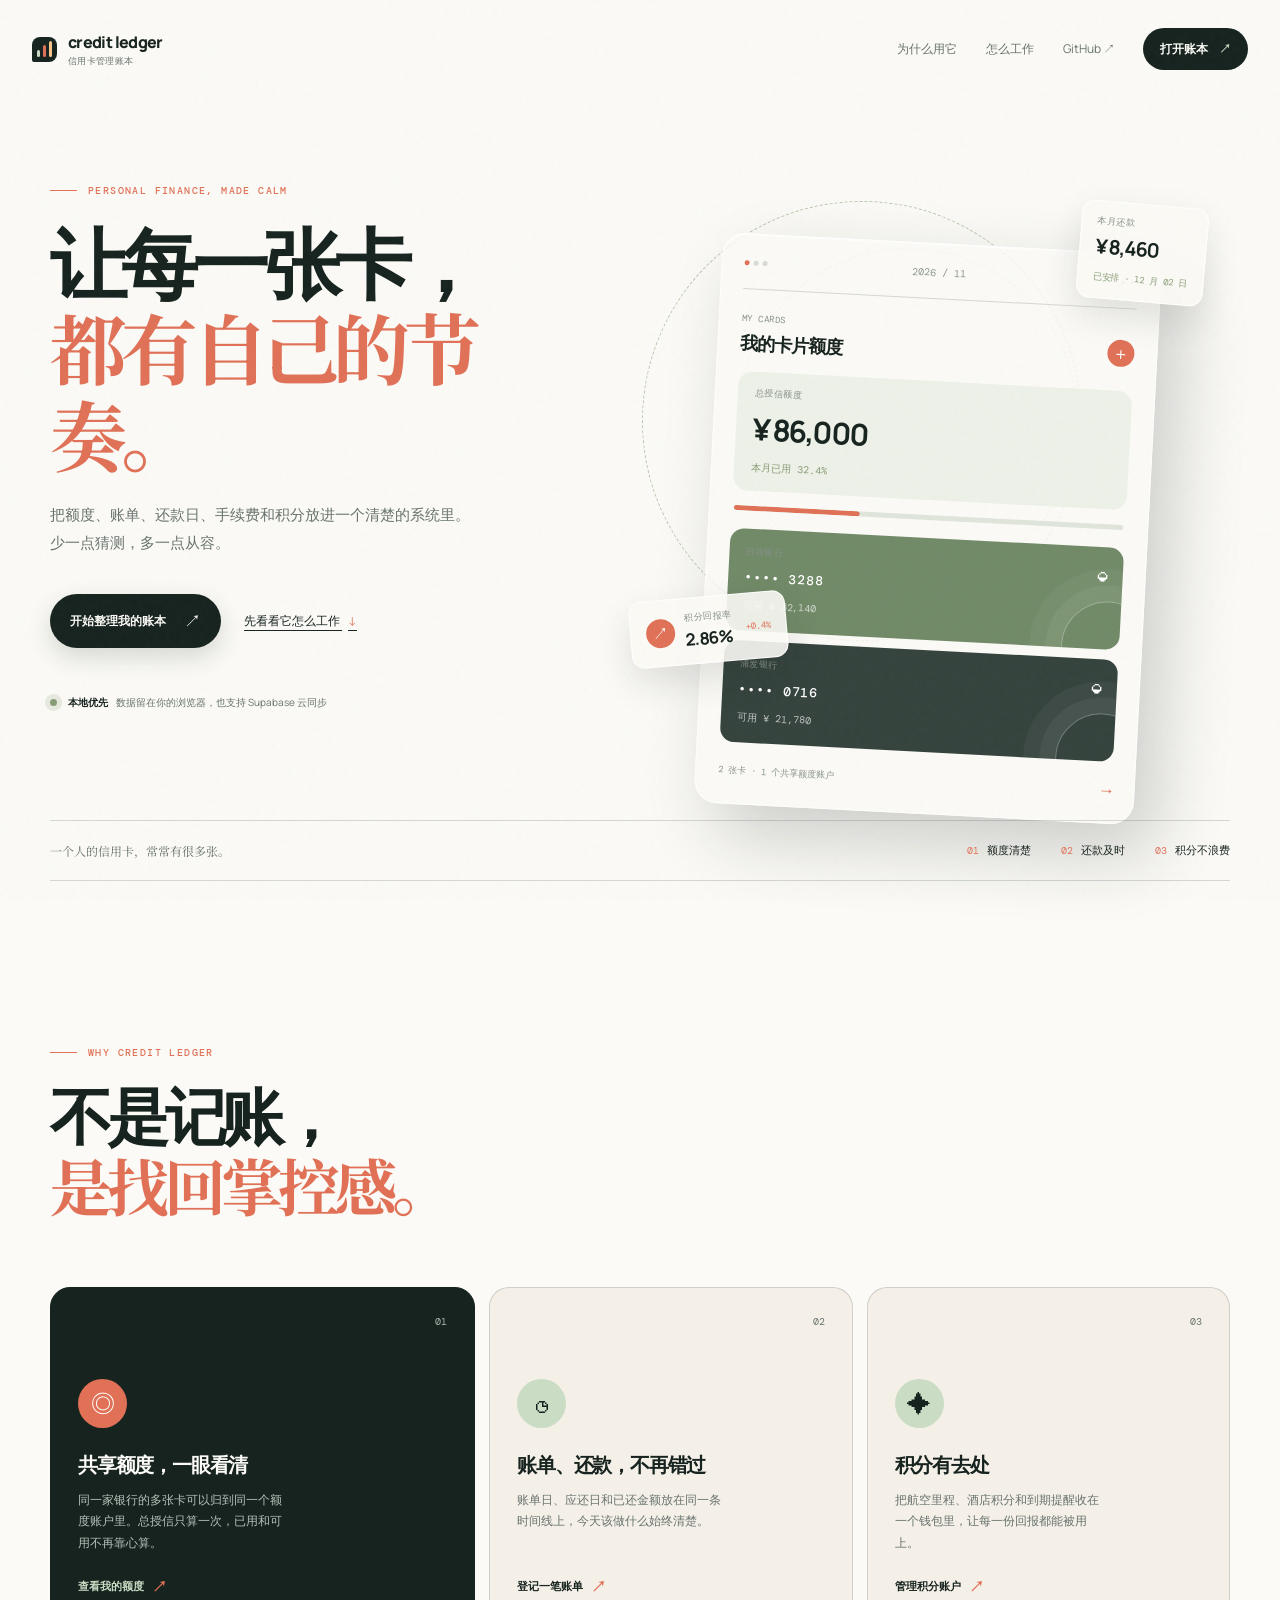
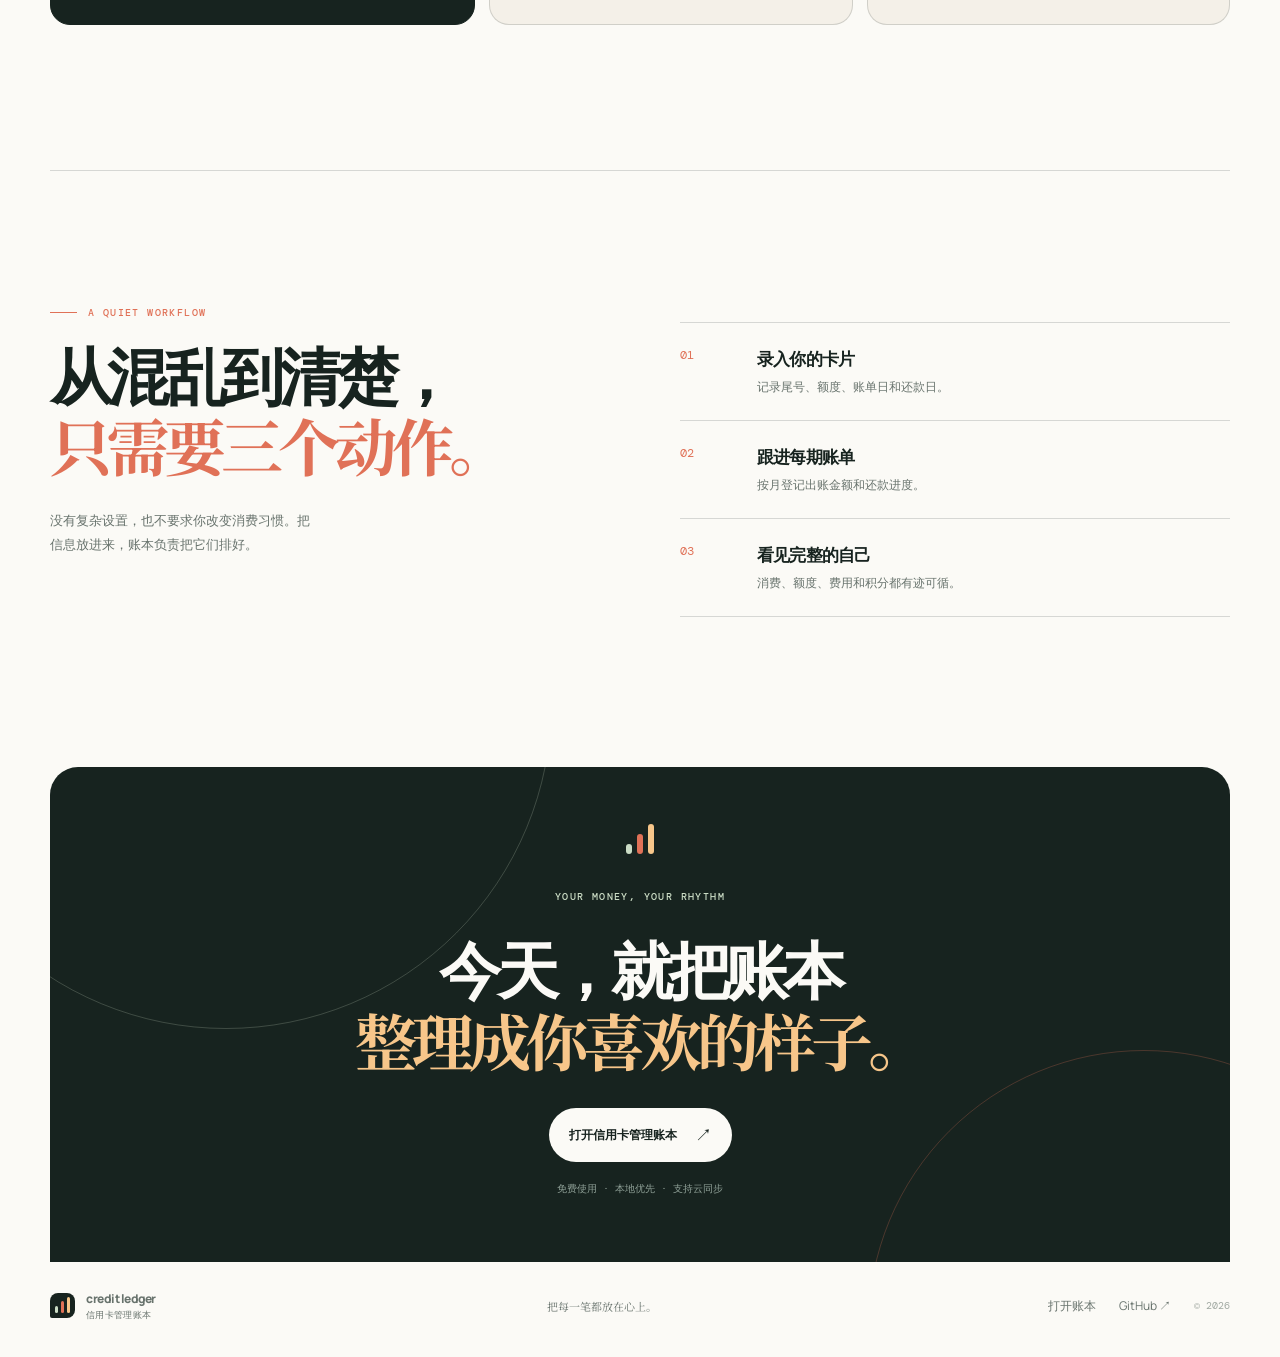
<file: landing.html>
<!doctype html>
<html lang="zh-CN">
  <head>
    <meta charset="UTF-8" />
    <meta name="viewport" content="width=device-width, initial-scale=1.0" />
    <meta name="theme-color" content="#17231f" />
    <meta name="description" content="信用卡管理账本：把额度、账单、还款、手续费与积分放进一个清楚的节奏里。" />
    <title>信用卡管理账本 · 把每一笔都放在心上</title>
    <link rel="stylesheet" href="./landing.css?v=1" />
  </head>
  <body>
    <a class="skip-link" href="#main">跳到主要内容</a>
    <div class="noise" aria-hidden="true"></div>
    <header class="site-header">
      <a class="wordmark" href="./index.html" aria-label="信用卡管理账本首页"><span class="wordmark-mark" aria-hidden="true"><i></i><i></i><i></i></span><span>credit ledger<small>信用卡管理账本</small></span></a>
      <nav class="site-nav" aria-label="页面导航"><a href="#why">为什么用它</a><a href="#workflow">怎么工作</a><a href="https://github.com/ajinggo/credit-card-ledger" target="_blank" rel="noreferrer">GitHub ↗</a></nav>
      <a class="header-cta" href="./index.html">打开账本 <span aria-hidden="true">↗</span></a>
    </header>
    <main id="main">
      <section class="hero section-wrap">
        <div class="hero-copy reveal"><p class="eyebrow"><span class="eyebrow-line"></span> PERSONAL FINANCE, MADE CALM</p><h1>让每一张卡，<em>都有自己的节奏。</em></h1><p class="hero-lede">把额度、账单、还款日、手续费和积分放进一个清楚的系统里。少一点猜测，多一点从容。</p><div class="hero-actions"><a class="button button-primary" href="./index.html">开始整理我的账本 <span>↗</span></a><a class="text-link" href="#workflow">先看看它怎么工作 <span>↓</span></a></div><div class="hero-proof"><span class="proof-dot"></span><strong>本地优先</strong><span>数据留在你的浏览器，也支持 Supabase 云同步</span></div></div>
        <div class="hero-visual reveal reveal-delay" aria-label="账本界面示意图"><div class="visual-orbit orbit-one"></div><div class="visual-orbit orbit-two"></div><div class="visual-note note-top"><small>本月还款</small><strong>¥ 8,460</strong><span>已安排 · 12 月 02 日</span></div><div class="ledger-window"><div class="window-topbar"><span class="window-dots"><i></i><i></i><i></i></span><span>2026 / 11</span><span class="window-menu">•••</span></div><div class="window-heading"><div><small>MY CARDS</small><strong>我的卡片额度</strong></div><span class="window-plus">＋</span></div><div class="total-limit"><span>总授信额度</span><strong>¥ 86,000</strong><em>本月已用 32.4%</em></div><div class="meter"><span></span></div><div class="mini-card card-olive"><span>招商银行</span><strong>••••  3288</strong><small>可用 ¥ 32,140</small><b>◒</b></div><div class="mini-card card-ink"><span>浦发银行</span><strong>••••  0716</strong><small>可用 ¥ 21,780</small><b>◒</b></div><div class="window-footer"><span>2 张卡 · 1 个共享额度账户</span><span class="window-arrow">→</span></div></div><div class="visual-note note-bottom"><span class="tiny-spark">↗</span><div><small>积分回报率</small><strong>2.86%</strong></div><span class="up-label">+0.4%</span></div></div>
      </section>
      <section class="signal-strip section-wrap reveal" aria-label="产品摘要"><p>一个人的信用卡，常常有很多张。</p><div class="signal-items"><span><b>01</b>额度清楚</span><span><b>02</b>还款及时</span><span><b>03</b>积分不浪费</span></div></section>
      <section id="why" class="story section-wrap"><div class="section-intro reveal"><p class="eyebrow"><span class="eyebrow-line"></span> WHY CREDIT LEDGER</p><h2>不是记账，<br /><em>是找回掌控感。</em></h2></div><div class="story-grid"><article class="story-card story-card-feature reveal"><span class="card-index">01</span><div class="story-icon icon-ring">◎</div><h3>共享额度，一眼看清</h3><p>同一家银行的多张卡可以归到同一个额度账户里。总授信只算一次，已用和可用不再靠心算。</p><a href="./index.html#view-cards">查看我的额度 <span>↗</span></a></article><article class="story-card reveal reveal-delay"><span class="card-index">02</span><div class="story-icon icon-clock">◷</div><h3>账单、还款，不再错过</h3><p>账单日、应还日和已还金额放在同一条时间线上，今天该做什么始终清楚。</p><a href="./index.html#view-cards">登记一笔账单 <span>↗</span></a></article><article class="story-card reveal reveal-delay-2"><span class="card-index">03</span><div class="story-icon icon-spark">✦</div><h3>积分有去处</h3><p>把航空里程、酒店积分和到期提醒收在一个钱包里，让每一份回报都能被用上。</p><a href="./index.html#view-points">管理积分账户 <span>↗</span></a></article></div></section>
      <section id="workflow" class="workflow section-wrap"><div class="workflow-heading reveal"><p class="eyebrow"><span class="eyebrow-line"></span> A QUIET WORKFLOW</p><h2>从混乱到清楚，<br /><em>只需要三个动作。</em></h2><p>没有复杂设置，也不要求你改变消费习惯。把信息放进来，账本负责把它们排好。</p></div><div class="steps reveal reveal-delay"><div class="step"><span>01</span><div><strong>录入你的卡片</strong><p>记录尾号、额度、账单日和还款日。</p></div></div><div class="step"><span>02</span><div><strong>跟进每期账单</strong><p>按月登记出账金额和还款进度。</p></div></div><div class="step"><span>03</span><div><strong>看见完整的自己</strong><p>消费、额度、费用和积分都有迹可循。</p></div></div></div></section>
      <section class="closing section-wrap reveal"><div class="closing-mark" aria-hidden="true"><i></i><i></i><i></i></div><p class="eyebrow">YOUR MONEY, YOUR RHYTHM</p><h2>今天，就把账本<br /><em>整理成你喜欢的样子。</em></h2><a class="button button-light" href="./index.html">打开信用卡管理账本 <span>↗</span></a><p class="closing-note">免费使用 · 本地优先 · 支持云同步</p></section>
    </main>
    <footer class="site-footer section-wrap"><a class="wordmark footer-wordmark" href="./index.html"><span class="wordmark-mark" aria-hidden="true"><i></i><i></i><i></i></span><span>credit ledger<small>信用卡管理账本</small></span></a><p>把每一笔都放在心上。</p><div><a href="./index.html">打开账本</a><a href="https://github.com/ajinggo/credit-card-ledger" target="_blank" rel="noreferrer">GitHub ↗</a><span>© <span id="year"></span></span></div></footer>
    <script>document.querySelector('#year').textContent = new Date().getFullYear(); const observer = new IntersectionObserver((entries) => entries.forEach((entry) => { if (entry.isIntersecting) entry.target.classList.add('is-visible'); }), { threshold: 0.12 }); document.querySelectorAll('.reveal').forEach((element) => observer.observe(element));</script>
  </body>
</html>
</file>
<file: landing.css>
@import url('https://fonts.googleapis.com/css2?family=DM+Mono:wght@400;500&family=Manrope:wght@400;500;600;700;800&family=Noto+Serif+SC:wght@500;600;700&display=swap');
:root{--ink:#17231f;--cream:#f4f0e8;--paper:#fbfaf6;--line:rgba(23,35,31,.16);--muted:#68736d;--coral:#e07157;--mint:#cbdcc5;--olive:#879c76;--serif:'Noto Serif SC',Georgia,serif;--sans:'Manrope','PingFang SC',sans-serif;--mono:'DM Mono',monospace}
*{box-sizing:border-box}html{scroll-behavior:smooth}body{margin:0;color:var(--ink);background:var(--paper);font-family:var(--sans);-webkit-font-smoothing:antialiased;overflow-x:hidden}::selection{background:var(--coral);color:#fff}.noise{position:fixed;inset:0;pointer-events:none;opacity:.035;z-index:50;background-image:url("data:image/svg+xml,%3Csvg viewBox='0 0 180 180' xmlns='http://www.w3.org/2000/svg'%3E%3Cfilter id='n'%3E%3CfeTurbulence type='fractalNoise' baseFrequency='.9' numOctaves='3' stitchTiles='stitch'/%3E%3C/filter%3E%3Crect width='100%25' height='100%25' filter='url(%23n)' opacity='.75'/%3E%3C/svg%3E")}.skip-link{position:absolute;top:-4rem;left:1rem;z-index:100;padding:.75rem 1rem;color:#fff;background:var(--coral);border-radius:999px}.skip-link:focus{top:1rem}.section-wrap{width:min(1180px,calc(100% - 64px));margin:0 auto}
.site-header{width:min(1280px,calc(100% - 64px));margin:0 auto;padding:28px 0;display:flex;align-items:center;justify-content:space-between;gap:28px}.wordmark{display:inline-flex;gap:11px;align-items:center;color:var(--ink);text-decoration:none;font-weight:800;letter-spacing:-.04em;font-size:16px}.wordmark small{display:block;margin-top:2px;font:400 9px var(--mono);color:var(--muted);letter-spacing:.04em}.wordmark-mark{width:25px;height:25px;display:flex;align-items:end;gap:3px;padding:5px;background:var(--ink);border-radius:8px 8px 8px 2px}.wordmark-mark i{display:block;width:4px;border-radius:3px;background:var(--mint)}.wordmark-mark i:nth-child(1){height:7px}.wordmark-mark i:nth-child(2){height:12px;background:var(--coral)}.wordmark-mark i:nth-child(3){height:16px;background:#f7c68a}.site-nav{display:flex;gap:29px;margin-left:auto}.site-nav a,.site-footer a{color:var(--muted);text-decoration:none;font-size:12px;transition:color .2s}.site-nav a:hover,.site-footer a:hover{color:var(--coral)}.header-cta{padding:12px 17px;color:var(--paper);background:var(--ink);border-radius:999px;text-decoration:none;font-size:12px;font-weight:700;transition:transform .2s,background .2s}.header-cta span{margin-left:9px;color:var(--mint)}.header-cta:hover{transform:translateY(-2px);background:var(--coral)}
.hero{min-height:680px;display:grid;grid-template-columns:.9fr 1.1fr;align-items:center;gap:clamp(30px,7vw,100px);padding:76px 0 110px}.eyebrow{display:flex;align-items:center;gap:11px;color:var(--coral);font:500 10px var(--mono);letter-spacing:.14em}.eyebrow-line{width:27px;height:1px;background:var(--coral)}.hero h1{max-width:530px;margin:25px 0 22px;font-size:clamp(46px,6vw,79px);line-height:1.08;letter-spacing:-.075em;font-weight:700}.hero h1 em,h2 em{color:var(--coral);font-family:var(--serif);font-style:normal;letter-spacing:-.08em}.hero-lede{max-width:420px;margin:0;color:var(--muted);font-size:15px;line-height:1.9}.hero-actions{display:flex;align-items:center;gap:23px;margin-top:36px}.button{display:inline-flex;align-items:center;gap:18px;padding:15px 20px;border-radius:999px;text-decoration:none;font-size:12px;font-weight:700;transition:transform .2s,box-shadow .2s,background .2s}.button span{font-size:17px;font-weight:400}.button-primary{color:var(--paper);background:var(--ink);box-shadow:0 9px 24px rgba(23,35,31,.16)}.button-primary:hover{transform:translateY(-3px);box-shadow:0 13px 28px rgba(23,35,31,.24);background:var(--coral)}.text-link{color:var(--ink);font-size:12px;text-underline-offset:5px}.text-link span{margin-left:6px;color:var(--coral)}.hero-proof{display:flex;align-items:center;gap:8px;margin-top:47px;color:var(--muted);font-size:10px}.hero-proof strong{color:var(--ink);font-weight:700}.proof-dot{width:7px;height:7px;border-radius:99px;background:var(--olive);box-shadow:0 0 0 5px rgba(135,156,118,.18);margin-right:3px}
.hero-visual{position:relative;min-height:505px}.ledger-window{position:absolute;z-index:2;top:54px;left:13%;width:min(440px,84%);padding:22px;background:rgba(251,250,246,.86);border:1px solid rgba(255,255,255,.8);border-radius:23px;box-shadow:22px 30px 70px rgba(23,35,31,.2),inset 0 1px rgba(255,255,255,.9);transform:rotate(3deg)}.window-topbar,.window-heading,.window-footer{display:flex;align-items:center;justify-content:space-between}.window-topbar{color:#8c958d;font:10px var(--mono);padding-bottom:19px;border-bottom:1px solid var(--line)}.window-dots{display:flex;gap:4px}.window-dots i{width:5px;height:5px;border-radius:99px;background:#d8dbd2}.window-dots i:first-child{background:var(--coral)}.window-menu{letter-spacing:3px}.window-heading{padding:23px 0 16px}.window-heading small,.total-limit span,.mini-card span,.visual-note small{display:block;color:#87908a;font:9px var(--mono);letter-spacing:.06em}.window-heading strong{display:block;margin-top:6px;font-size:18px;letter-spacing:-.06em}.window-plus{width:27px;height:27px;display:grid;place-items:center;border-radius:50%;color:#fff;background:var(--coral);font-size:17px}.total-limit{padding:15px 17px;border-radius:14px;background:#edf1e8}.total-limit strong{display:block;margin:8px 0 5px;font-size:30px;letter-spacing:-.06em}.total-limit em{color:var(--olive);font:10px var(--mono);font-style:normal}.meter{height:5px;margin:15px 2px 18px;border-radius:99px;background:#e0e5dc;overflow:hidden}.meter span{display:block;width:32.4%;height:100%;border-radius:inherit;background:var(--coral)}.mini-card{position:relative;padding:17px 16px;margin-top:10px;border-radius:14px;color:#fff;overflow:hidden}.mini-card::after{content:'';position:absolute;width:90px;height:90px;right:-34px;bottom:-44px;border:1px solid rgba(255,255,255,.3);border-radius:50%;box-shadow:0 0 0 16px rgba(255,255,255,.05),0 0 0 32px rgba(255,255,255,.04)}.mini-card strong{display:block;margin:10px 0 6px;font:500 13px var(--mono);letter-spacing:.07em}.mini-card small{color:rgba(255,255,255,.7);font:10px var(--mono)}.mini-card b{position:absolute;top:14px;right:15px;font-size:22px;font-weight:400}.card-olive{background:#718a67}.card-ink{background:#35433d}.window-footer{margin-top:17px;color:#8a938c;font:9px var(--mono)}.window-arrow{color:var(--coral);font-size:17px}.visual-orbit{position:absolute;border:1px dashed rgba(135,156,118,.55);border-radius:50%}.orbit-one{width:440px;height:440px;top:12px;left:2%;transform:rotate(23deg)}.orbit-two{width:340px;height:340px;top:59px;left:18%;border-color:rgba(224,113,87,.38);transform:rotate(-31deg)}.visual-note{position:absolute;z-index:3;padding:13px 15px;background:rgba(251,250,246,.9);border:1px solid rgba(255,255,255,.9);border-radius:13px;box-shadow:0 15px 35px rgba(23,35,31,.12)}.visual-note strong{display:block;margin:5px 0 3px;font-size:20px;letter-spacing:-.05em}.visual-note span{color:var(--olive);font:9px var(--mono)}.note-top{top:15px;right:4%;transform:rotate(5deg)}.note-bottom{left:0;bottom:31px;display:flex;align-items:center;gap:10px;transform:rotate(-5deg)}.note-bottom strong{margin:3px 0 0;font-size:17px}.tiny-spark{width:29px;height:29px;display:grid;place-items:center;color:#fff!important;background:var(--coral);border-radius:50%;font-size:16px!important}.up-label{color:var(--coral)!important;margin-left:3px}
.signal-strip{display:flex;align-items:center;justify-content:space-between;padding:21px 0;border-top:1px solid var(--line);border-bottom:1px solid var(--line)}.signal-strip p{margin:0;color:var(--muted);font:12px var(--serif)}.signal-items{display:flex;gap:30px;color:var(--ink);font-size:11px}.signal-items span{display:flex;align-items:center;gap:8px}.signal-items b{color:var(--coral);font:10px var(--mono)}
.story{padding:155px 0 145px}.section-intro h2,.workflow-heading h2,.closing h2{margin:22px 0 0;font-size:clamp(37px,5vw,62px);line-height:1.12;letter-spacing:-.075em}.story-grid{display:grid;grid-template-columns:1.17fr 1fr 1fr;gap:14px;margin-top:64px}.story-card{min-height:338px;display:flex;flex-direction:column;padding:27px;border:1px solid var(--line);border-radius:20px;background:var(--cream);transition:transform .3s,box-shadow .3s}.story-card:hover{transform:translateY(-7px);box-shadow:0 22px 38px rgba(23,35,31,.08)}.story-card-feature{color:var(--paper);background:var(--ink);border-color:var(--ink)}.card-index{align-self:flex-end;color:var(--muted);font:10px var(--mono)}.story-card-feature .card-index{color:#aab9ad}.story-icon{width:49px;height:49px;display:grid;place-items:center;margin-top:51px;border-radius:50%;color:var(--ink);background:var(--mint);font-size:24px}.story-card-feature .story-icon{color:#fff;background:var(--coral)}.story-card h3{margin:23px 0 10px;font-size:20px;letter-spacing:-.06em}.story-card p{max-width:30ch;margin:0;color:var(--muted);font-size:12px;line-height:1.8}.story-card-feature p{color:#b5c1b9}.story-card a{display:flex;gap:8px;align-items:center;margin-top:auto;color:var(--ink);font-size:11px;font-weight:700;text-decoration:none}.story-card-feature a{color:var(--mint)}.story-card a span{color:var(--coral);font-size:15px}
.workflow{display:grid;grid-template-columns:1fr 1fr;gap:80px;padding:125px 0 150px;border-top:1px solid var(--line)}.workflow-heading>p:last-child{max-width:34ch;margin-top:25px;color:var(--muted);font-size:13px;line-height:1.9}.steps{padding-top:26px}.step{display:grid;grid-template-columns:60px 1fr;gap:17px;padding:24px 0;border-bottom:1px solid var(--line)}.step:first-child{border-top:1px solid var(--line)}.step>span{color:var(--coral);font:12px var(--mono)}.step strong{font-size:17px;letter-spacing:-.045em}.step p{margin:7px 0 0;color:var(--muted);font-size:12px}
.closing{position:relative;min-height:495px;display:flex;flex-direction:column;align-items:center;justify-content:center;margin-bottom:0;text-align:center;color:var(--paper);background:var(--ink);border-radius:28px 28px 0 0;overflow:hidden}.closing::before,.closing::after{content:'';position:absolute;border:1px solid rgba(203,220,197,.22);border-radius:50%}.closing::before{width:650px;height:650px;top:-390px;left:-150px}.closing::after{width:550px;height:550px;right:-190px;bottom:-340px;border-color:rgba(224,113,87,.26)}.closing-mark{display:flex;align-items:end;gap:5px;height:32px;margin-bottom:26px}.closing-mark i{width:6px;border-radius:8px;background:var(--mint)}.closing-mark i:nth-child(1){height:10px}.closing-mark i:nth-child(2){height:20px;background:var(--coral)}.closing-mark i:nth-child(3){height:30px;background:#f7c68a}.closing .eyebrow{color:var(--mint)}.closing .eyebrow-line{background:var(--mint)}.closing h2{position:relative;z-index:1;margin-bottom:31px}.closing h2 em{color:#f7c68a}.button-light{position:relative;z-index:1;color:var(--ink);background:var(--paper)}.button-light:hover{color:#fff;background:var(--coral);transform:translateY(-3px)}.closing-note{position:relative;z-index:1;margin-top:20px;color:#8fa097;font:10px var(--mono)}.site-footer{display:flex;align-items:center;justify-content:space-between;gap:30px;padding:28px 0 35px;background:var(--paper)}.footer-wordmark{font-size:13px}.site-footer p{margin:0;color:var(--muted);font:11px var(--serif)}.site-footer>div{display:flex;align-items:center;gap:23px;font-size:10px}.site-footer>div span{color:#a1a9a2;font:10px var(--mono)}.reveal{opacity:0;transform:translateY(20px);transition:opacity .75s ease,transform .75s ease}.reveal.is-visible{opacity:1;transform:translateY(0)}.reveal-delay{transition-delay:.12s}.reveal-delay-2{transition-delay:.2s}
+@media (max-width:820px){.section-wrap,.site-header{width:min(100% - 38px,620px)}.site-header{padding:20px 0}.site-nav{display:none}.hero{display:flex;flex-direction:column;align-items:stretch;padding:56px 0 70px;gap:34px}.hero h1{max-width:560px;font-size:clamp(42px,11vw,66px)}.hero-visual{min-height:460px;margin:0 -12px}.ledger-window{left:9%;width:78%}.orbit-one{width:380px;height:380px;left:1%}.orbit-two{left:16%;width:300px;height:300px}.note-top{right:0}.note-bottom{left:2%}.signal-strip{display:block}.signal-items{margin-top:15px;justify-content:space-between;gap:8px}.story{padding:100px 0}.story-grid{grid-template-columns:1fr;gap:12px;margin-top:42px}.story-card{min-height:270px}.story-icon{margin-top:28px}.workflow{display:block;padding:90px 0 100px}.steps{margin-top:45px}.closing{min-height:420px}.site-footer{align-items:flex-start;flex-wrap:wrap}.site-footer p{order:3;width:100%}.site-footer>div{margin-left:auto}}
+@media (max-width:480px){.section-wrap,.site-header{width:calc(100% - 32px)}.header-cta{padding:10px 12px;font-size:11px}.hero-actions{align-items:flex-start;flex-direction:column;gap:20px}.hero-proof{align-items:flex-start;flex-wrap:wrap;line-height:1.5}.hero-visual{min-height:390px}.ledger-window{top:40px;left:4%;width:87%;padding:16px}.total-limit strong{font-size:25px}.mini-card{padding:13px}.note-top{top:0;right:2%}.note-top strong{font-size:16px}.note-bottom{bottom:10px;left:0}.visual-orbit{display:none}.signal-items{flex-wrap:wrap;row-gap:11px}.story-card{min-height:290px;padding:22px}.workflow-heading h2,.section-intro h2,.closing h2{font-size:39px}.site-footer>div{width:100%;margin-left:0;justify-content:space-between}.site-footer{gap:16px}}
+@media (prefers-reduced-motion:reduce){html{scroll-behavior:auto}.reveal{opacity:1;transform:none;transition:none}.story-card,.button,.header-cta{transition:none}}
</file>
